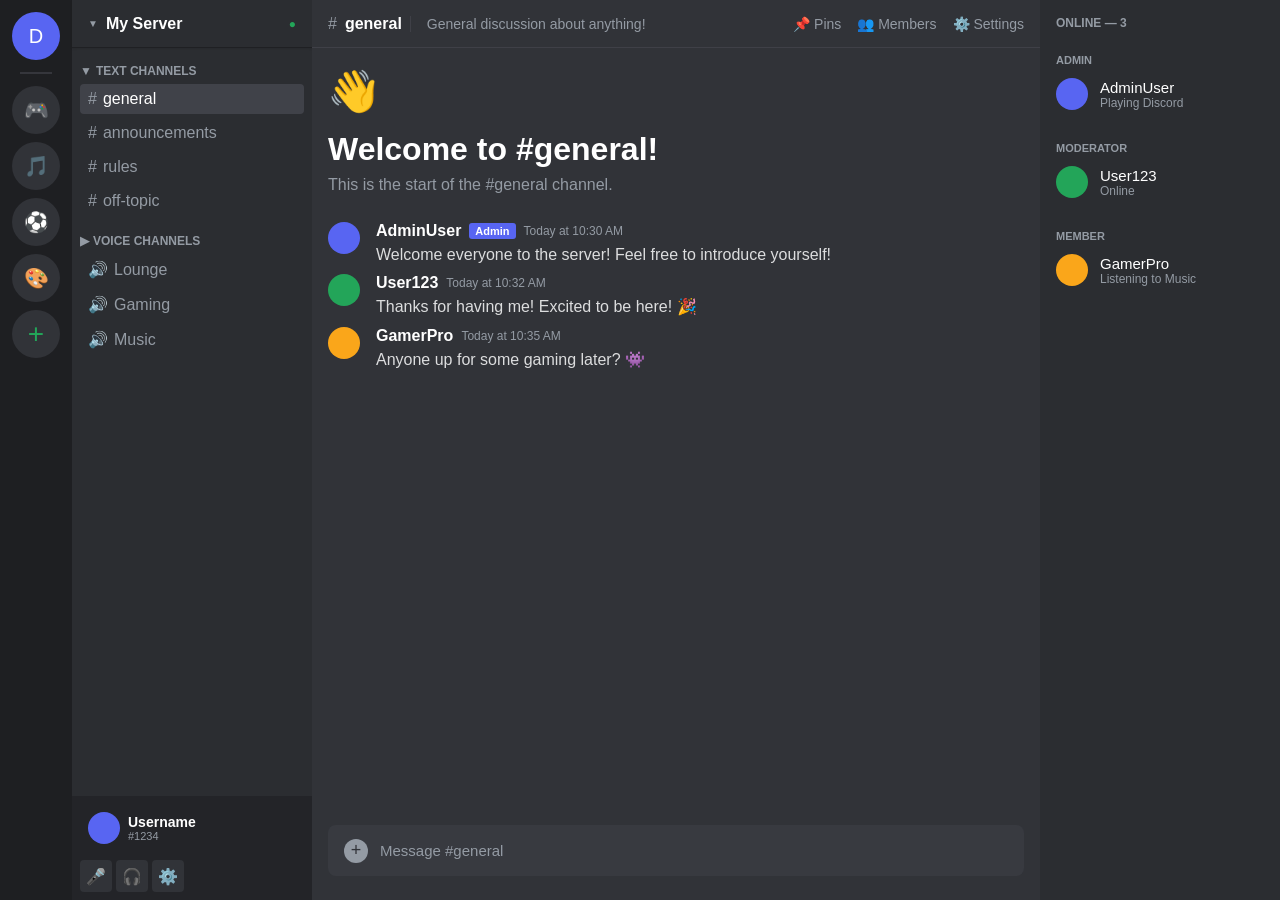
<file: index.html>
<!DOCTYPE html>
<html lang="en">

<head>
    <meta charset="UTF-8">
    <meta name="viewport" content="width=device-width, initial-scale=1.0">
    <title>Discord - Talk, Chat, Hang Out</title>
    <link rel="stylesheet" href="index.css">
    <meta name="description" content="ChattApp is a simple messaging web application.">
    <meta name="keywords" content="chattapp, chat app, online messaging">

</head>

<body>
    <div class="app">
        <!-- Mobile Menu Button -->
        <button class="mobile-menu-btn" onclick="toggleChannels()">☰</button>

        <!-- Server Sidebar -->
        <div class="servers">
            <div class="server-icon home">D</div>
            <div class="server-divider"></div>
            <div class="server-icon">🎮</div>
            <div class="server-icon">🎵</div>
            <div class="server-icon">⚽</div>
            <div class="server-icon">🎨</div>
            <div class="server-icon add">+</div>
        </div>

        <!-- Channel Sidebar -->
        <div class="channels">
            <div class="server-name">
                <span class="dropdown">▼</span>
                My Server
                <span class="online-badge">●</span>
            </div>

            <div class="channel-category">
                <span>▼</span> TEXT CHANNELS
            </div>
            <div class="channel active">
                <span class="hash">#</span> general
            </div>
            <div class="channel">
                <span class="hash">#</span> announcements
            </div>
            <div class="channel">
                <span class="hash">#</span> rules
            </div>
            <div class="channel">
                <span class="hash">#</span> off-topic
            </div>

            <div class="channel-category">
                <span>▶</span> VOICE CHANNELS
            </div>
            <div class="channel voice">
                <span>🔊</span> Lounge
            </div>
            <div class="channel voice">
                <span>🔊</span> Gaming
            </div>
            <div class="channel voice">
                <span>🔊</span> Music
            </div>

            <div class="user-panel">
                <div class="user-card">
                    <div class="avatar"></div>
                    <div class="user-info">
                        <div class="username">Username</div>
                        <div class="user-id">#1234</div>
                    </div>
                </div>
                <div class="user-controls">
                    <button title="Mute">🎤</button>
                    <button title="Deafen">🎧</button>
                    <button title="Settings">⚙️</button>
                </div>
            </div>
        </div>

        <!-- Main Chat Area -->
        <div class="chat">
            <div class="chat-header">
                <span class="hash">#</span>
                <span class="channel-title">general</span>
                <div class="chat-topic">General discussion about anything!</div>
                <div class="chat-tabs">
                    <span>📌 Pins</span>
                    <span>👥 Members</span>
                    <span>⚙️ Settings</span>
                </div>
            </div>

            <div class="messages">
                <div class="welcome">
                    <div class="welcome-icon">👋</div>
                    <div class="welcome-title">Welcome to #general!</div>
                    <div class="welcome-text">This is the start of the #general channel.</div>
                </div>

                <div class="message">
                    <div class="avatar admin"></div>
                    <div class="message-content">
                        <div class="message-header">
                            <span class="author">AdminUser</span>
                            <span class="badge">Admin</span>
                            <span class="time">Today at 10:30 AM</span>
                        </div>
                        <div class="message-text">Welcome everyone to the server! Feel free to introduce yourself!</div>
                    </div>
                </div>

                <div class="message">
                    <div class="avatar user"></div>
                    <div class="message-content">
                        <div class="message-header">
                            <span class="author">User123</span>
                            <span class="time">Today at 10:32 AM</span>
                        </div>
                        <div class="message-text">Thanks for having me! Excited to be here! 🎉</div>
                    </div>
                </div>

                <div class="message">
                    <div class="avatar gamer"></div>
                    <div class="message-content">
                        <div class="message-header">
                            <span class="author">GamerPro</span>
                            <span class="time">Today at 10:35 AM</span>
                        </div>
                        <div class="message-text">Anyone up for some gaming later? 👾</div>
                    </div>
                </div>
            </div>

            <div class="input-area">
                <div class="input-box">
                    <span class="plus">+</span>
                    <input type="text" id="messageInput" placeholder="Message #general"
                        onkeypress="handleMessage(event)">
                </div>
            </div>
        </div>

        <!-- Members Sidebar -->
        <div class="members">
            <div class="members-title">ONLINE — 3</div>

            <div class="member-group">
                <div class="role">ADMIN</div>
                <div class="member">
                    <div class="avatar admin"></div>
                    <div class="member-info">
                        <span class="name">AdminUser</span>
                        <span class="status">Playing Discord</span>
                    </div>
                </div>
            </div>

            <div class="member-group">
                <div class="role">MODERATOR</div>
                <div class="member">
                    <div class="avatar user"></div>
                    <div class="member-info">
                        <span class="name">User123</span>
                        <span class="status">Online</span>
                    </div>
                </div>
            </div>

            <div class="member-group">
                <div class="role">MEMBER</div>
                <div class="member">
                    <div class="avatar gamer"></div>
                    <div class="member-info">
                        <span class="name">GamerPro</span>
                        <span class="status">Listening to Music</span>
                    </div>
                </div>
            </div>
        </div>
    </div>
    <script>
        function handleMessage(event) {
            if (event.key === 'Enter') {
                const input = document.getElementById('messageInput');
                const text = input.value.trim();

                if (text) {
                    const messages = document.querySelector('.messages');

                    // Get current time
                    const now = new Date();
                    const time = now.toLocaleTimeString([], { hour: '2-digit', minute: '2-digit' });

                    // Create new message element
                    const messageEl = document.createElement('div');
                    messageEl.className = 'message';
                    messageEl.innerHTML = `
                        <div class="avatar"></div>
                        <div class="message-content">
                            <div class="message-header">
                                <span class="author">You</span>
                                <span class="time">Today at ${time}</span>
                            </div>
                            <div class="message-text">${text}</div>
                        </div>
                    `;

                    messages.appendChild(messageEl);
                    input.value = '';
                    messages.scrollTop = messages.scrollHeight;
                }
            }
        }

        function toggleChannels() {
            document.querySelector('.channels').classList.toggle('open');
        }
    </script>
</body>

</html>
</file>
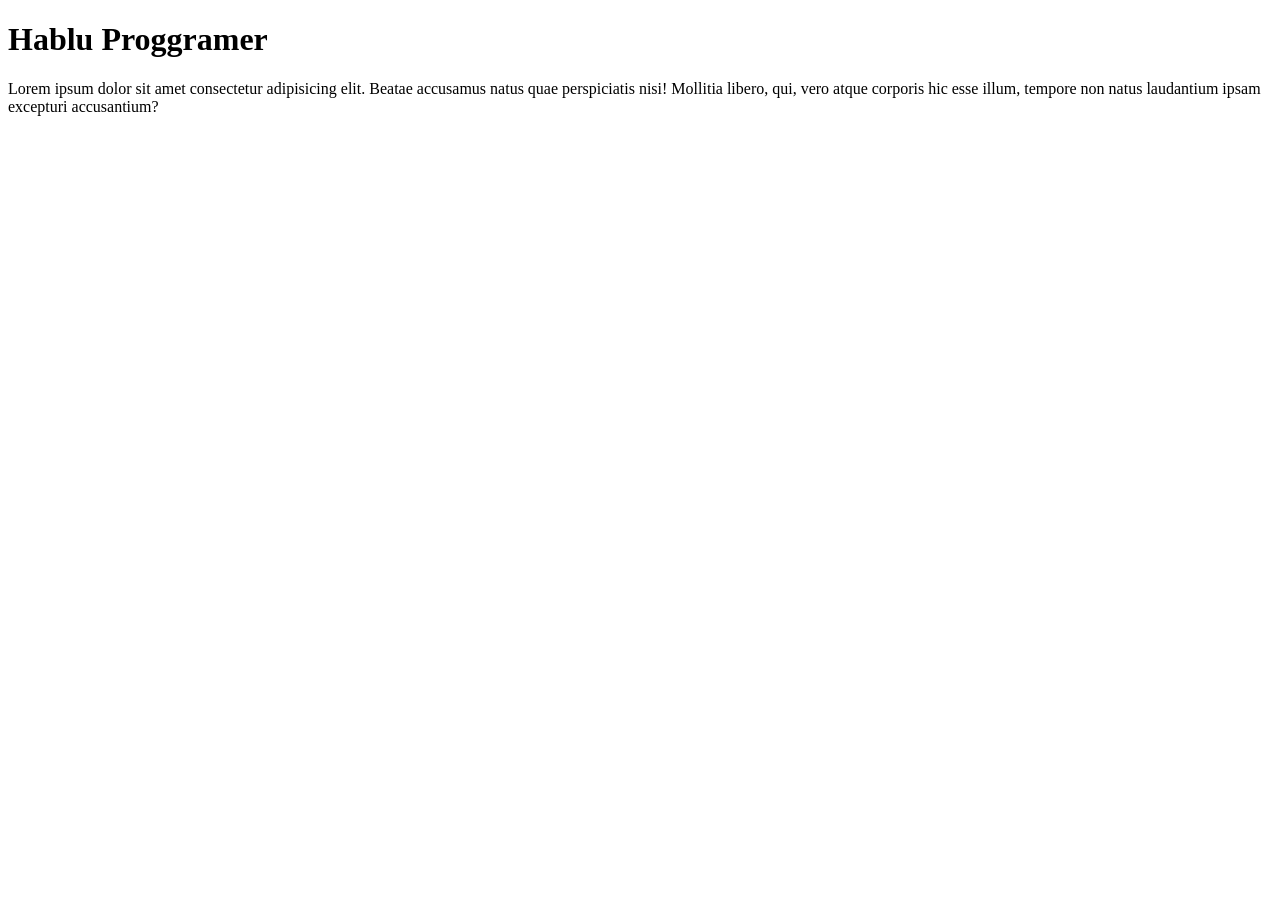
<file: indexx1.html>
<!DOCTYPE html>
<html lang="en">

<head>
    <meta charset="UTF-8">
    <meta name="viewport" content="width=device-width, initial-scale=1.0">
    <title>Document</title>
</head>

<body>
    <h1>Hablu Proggramer</h1>
    <p>Lorem ipsum dolor sit amet consectetur adipisicing elit. Beatae accusamus natus quae perspiciatis nisi! Mollitia
        libero, qui, vero atque corporis hic esse illum, tempore non natus laudantium ipsam excepturi accusantium?</p>
</body>

</html>
</file>
<file: index.css>
* {
    margin: 0;
    padding: 0;
    box-sizing: border-box;
}

body {
    font-family: 'Segoe UI', Tahoma, Geneva, Verdana, sans-serif;
    background-color: #313338;
    color: white;
    height: 100vh;
    overflow: hidden;
}

.app {
    display: flex;
    height: 100vh;
}

/* Server Sidebar */
.servers {
    width: 72px;
    background-color: #1e1f22;
    display: flex;
    flex-direction: column;
    align-items: center;
    padding: 12px 0;
    gap: 8px;
    flex-shrink: 0;
}

.server-icon {
    width: 48px;
    height: 48px;
    border-radius: 50%;
    background-color: #313338;
    display: flex;
    align-items: center;
    justify-content: center;
    font-size: 20px;
    cursor: pointer;
    transition: all 0.2s;
}

.server-icon:hover {
    border-radius: 16px;
    background-color: #5865f2;
}

.server-icon.home {
    background-color: #5865f2;
}

.server-icon.add {
    font-size: 28px;
    color: #23a559;
}

.server-divider {
    width: 32px;
    height: 2px;
    background-color: #35363c;
    margin: 4px 0;
}

/* Channel Sidebar */
.channels {
    width: 240px;
    background-color: #2b2d31;
    display: flex;
    flex-direction: column;
    flex-shrink: 0;
}

.server-name {
    height: 48px;
    padding: 0 16px;
    display: flex;
    align-items: center;
    gap: 8px;
    font-weight: bold;
    border-bottom: 1px solid #1f2023;
    box-shadow: 0 1px 2px rgba(0, 0, 0, 0.1);
}

.dropdown {
    font-size: 10px;
    color: #949ba4;
}

.online-badge {
    color: #23a559;
    font-size: 12px;
    margin-left: auto;
}

.channel-category {
    padding: 16px 8px 4px 8px;
    display: flex;
    align-items: center;
    gap: 4px;
    font-size: 12px;
    font-weight: bold;
    color: #949ba4;
    text-transform: uppercase;
}

.channel {
    display: flex;
    align-items: center;
    gap: 6px;
    padding: 6px 8px;
    margin: 2px 8px;
    border-radius: 4px;
    color: #949ba4;
    cursor: pointer;
}

.channel:hover {
    background-color: #35373c;
    color: #dbdee1;
}

.channel.active {
    background-color: #404249;
    color: white;
}

.hash {
    color: #949ba4;
}

/* User Panel */
.user-panel {
    margin-top: auto;
    padding: 8px;
    background-color: #232428;
}

.user-card {
    display: flex;
    align-items: center;
    gap: 8px;
    padding: 8px;
    border-radius: 4px;
    cursor: pointer;
}

.avatar {
    width: 32px;
    height: 32px;
    border-radius: 50%;
    background-color: #5865f2;
    flex-shrink: 0;
}

.avatar.admin {
    background-color: #5865f2;
}

.avatar.user {
    background-color: #23a559;
}

.avatar.gamer {
    background-color: #faa61a;
}

.user-info {
    display: flex;
    flex-direction: column;
    overflow: hidden;
}

.username {
    font-weight: bold;
    font-size: 14px;
    white-space: nowrap;
    overflow: hidden;
    text-overflow: ellipsis;
}

.user-id {
    font-size: 11px;
    color: #949ba4;
}

.user-controls {
    display: flex;
    gap: 4px;
    margin-top: 8px;
}

.user-controls button {
    width: 32px;
    height: 32px;
    border: none;
    border-radius: 4px;
    background-color: #313338;
    cursor: pointer;
    font-size: 16px;
}

/* Main Chat Area */
.chat {
    flex: 1;
    background-color: #313338;
    display: flex;
    flex-direction: column;
    min-width: 0;
}

.chat-header {
    height: 48px;
    padding: 0 16px;
    display: flex;
    align-items: center;
    gap: 8px;
    border-bottom: 1px solid #3f4047;
    flex-shrink: 0;
}

.channel-title {
    font-weight: bold;
    white-space: nowrap;
    overflow: hidden;
    text-overflow: ellipsis;
}

.chat-topic {
    color: #949ba4;
    font-size: 14px;
    padding-left: 16px;
    border-left: 1px solid #3f4047;
    white-space: nowrap;
    overflow: hidden;
    text-overflow: ellipsis;
}

.chat-tabs {
    margin-left: auto;
    display: flex;
    gap: 16px;
    color: #949ba4;
    font-size: 14px;
    cursor: pointer;
    flex-shrink: 0;
}

.messages {
    flex: 1;
    padding: 20px 16px;
    overflow-y: auto;
    min-height: 0;
}

.welcome {
    margin-bottom: 24px;
}

.welcome-icon {
    font-size: 40px;
    margin-bottom: 16px;
}

.welcome-title {
    font-size: 32px;
    font-weight: bold;
    margin-bottom: 8px;
}

.welcome-text {
    color: #949ba4;
}

.message {
    display: flex;
    gap: 16px;
    padding: 4px 0;
}

.message-content {
    flex: 1;
    min-width: 0;
}

.message-header {
    display: flex;
    align-items: center;
    gap: 8px;
    margin-bottom: 4px;
    flex-wrap: wrap;
}

.author {
    font-weight: bold;
    font-size: 16px;
}

.badge {
    background-color: #5865f2;
    padding: 2px 6px;
    border-radius: 3px;
    font-size: 11px;
    font-weight: bold;
}

.time {
    color: #949ba4;
    font-size: 12px;
}

.message-text {
    color: #dcddde;
    line-height: 1.4;
    word-wrap: break-word;
}

/* Input Area */
.input-area {
    padding: 0 16px 24px 16px;
    flex-shrink: 0;
}

.input-box {
    background-color: #383a40;
    border-radius: 8px;
    display: flex;
    align-items: center;
    padding: 0 16px;
}

.plus {
    width: 24px;
    height: 24px;
    border-radius: 50%;
    background-color: #949ba4;
    color: #313338;
    display: flex;
    align-items: center;
    justify-content: center;
    font-size: 18px;
    margin-right: 12px;
    cursor: pointer;
    flex-shrink: 0;
}

.input-box input {
    flex: 1;
    background: transparent;
    border: none;
    color: #dcddde;
    font-size: 15px;
    padding: 17px 0;
    outline: none;
    min-width: 0;
}

.input-box input::placeholder {
    color: #949ba4;
}

/* Members Sidebar */
.members {
    width: 240px;
    background-color: #2b2d31;
    padding: 16px 8px;
    overflow-y: auto;
    flex-shrink: 0;
}

.members-title {
    font-size: 12px;
    font-weight: bold;
    color: #949ba4;
    text-transform: uppercase;
    margin-bottom: 16px;
    padding-left: 8px;
}

.member-group {
    margin-bottom: 16px;
}

.role {
    font-size: 11px;
    font-weight: bold;
    color: #949ba4;
    text-transform: uppercase;
    padding: 8px 8px 4px 8px;
}

.member {
    display: flex;
    align-items: center;
    gap: 12px;
    padding: 8px;
    border-radius: 4px;
    cursor: pointer;
}

.member:hover {
    background-color: #35373c;
}

.member .avatar {
    width: 32px;
    height: 32px;
    flex-shrink: 0;
}

.member-info {
    display: flex;
    flex-direction: column;
    min-width: 0;
}

.member-info .name {
    font-size: 15px;
    font-weight: 500;
    white-space: nowrap;
    overflow: hidden;
    text-overflow: ellipsis;
}

.member-info .status {
    font-size: 12px;
    color: #949ba4;
    white-space: nowrap;
    overflow: hidden;
    text-overflow: ellipsis;
}

/* Scrollbar */
::-webkit-scrollbar {
    width: 8px;
    height: 8px;
}

::-webkit-scrollbar-track {
    background-color: #2b2d31;
}

::-webkit-scrollbar-thumb {
    background-color: #1a1b1e;
    border-radius: 4px;
}

/* ===== RESPONSIVE DESIGN ===== */

/* Tablet (768px - 1024px) */
@media screen and (max-width: 1024px) {
    .members {
        display: none;
    }
    
    .chat-topic {
        display: none;
    }
    
    .chat-tabs {
        display: none;
    }
}

/* Mobile Landscape (480px - 768px) */
@media screen and (max-width: 768px) {
    .servers {
        width: 52px;
    }
    
    .server-icon {
        width: 40px;
        height: 40px;
        font-size: 16px;
    }
    
    .channels {
        width: 200px;
    }
    
    .members {
        display: none;
    }
    
    .welcome-title {
        font-size: 24px;
    }
    
    .message {
        gap: 12px;
    }
    
    .avatar {
        width: 28px;
        height: 28px;
    }
    
    .author {
        font-size: 14px;
    }
}

/* Mobile Portrait (320px - 480px) */
@media screen and (max-width: 480px) {
    .mobile-menu-btn {
        display: block;
    }
    
    .servers {
        width: 48px;
        padding: 8px 0;
        gap: 4px;
    }
    
    .server-icon {
        width: 36px;
        height: 36px;
        font-size: 14px;
    }
    
    .server-icon.add {
        font-size: 22px;
    }
    
    .server-divider {
        width: 24px;
        margin: 2px 0;
    }
    
    .channels {
        width: 100%;
        position: fixed;
        left: 48px;
        top: 0;
        bottom: 0;
        transform: translateX(-100%);
        transition: transform 0.3s ease;
        z-index: 100;
    }
    
    .channels.open {
        transform: translateX(0);
    }
    
    .chat {
        margin-left: 48px;
    }
    
    .chat-header {
        padding: 0 12px;
        gap: 4px;
    }
    
    .welcome-title {
        font-size: 20px;
    }
    
    .welcome-text {
        font-size: 14px;
    }
    
    .message {
        gap: 8px;
    }
    
    .message-header {
        flex-direction: column;
        align-items: flex-start;
        gap: 2px;
    }
    
    .time {
        font-size: 10px;
    }
    
    .input-area {
        padding: 0 12px 12px 12px;
    }
    
    .input-box {
        padding: 0 12px;
    }
    
    .input-box input {
        font-size: 14px;
        padding: 14px 0;
    }
    
    .plus {
        width: 20px;
        height: 20px;
        font-size: 14px;
        margin-right: 8px;
    }
    
    .user-panel {
        padding: 4px;
    }
    
    .user-controls {
        margin-top: 4px;
    }
    
    .user-controls button {
        width: 28px;
        height: 28px;
        font-size: 14px;
    }
}

/* Mobile Menu Button */
.mobile-menu-btn {
    display: none;
    position: fixed;
    top: 12px;
    left: 12px;
    z-index: 200;
    width: 40px;
    height: 40px;
    border: none;
    border-radius: 8px;
    background-color: #5865f2;
    color: white;
    font-size: 20px;
    cursor: pointer;
}

/* Very Small Devices (below 320px) */
@media screen and (max-width: 320px) {
    .servers {
        width: 40px;
    }
    
    .server-icon {
        width: 32px;
        height: 32px;
        font-size: 12px;
    }
    
    .chat {
        margin-left: 40px;
    }
    
    .channels {
        left: 40px;
    }
    
    .welcome-title {
        font-size: 18px;
    }
    
    .message-text {
        font-size: 13px;
    }
}
</file>
